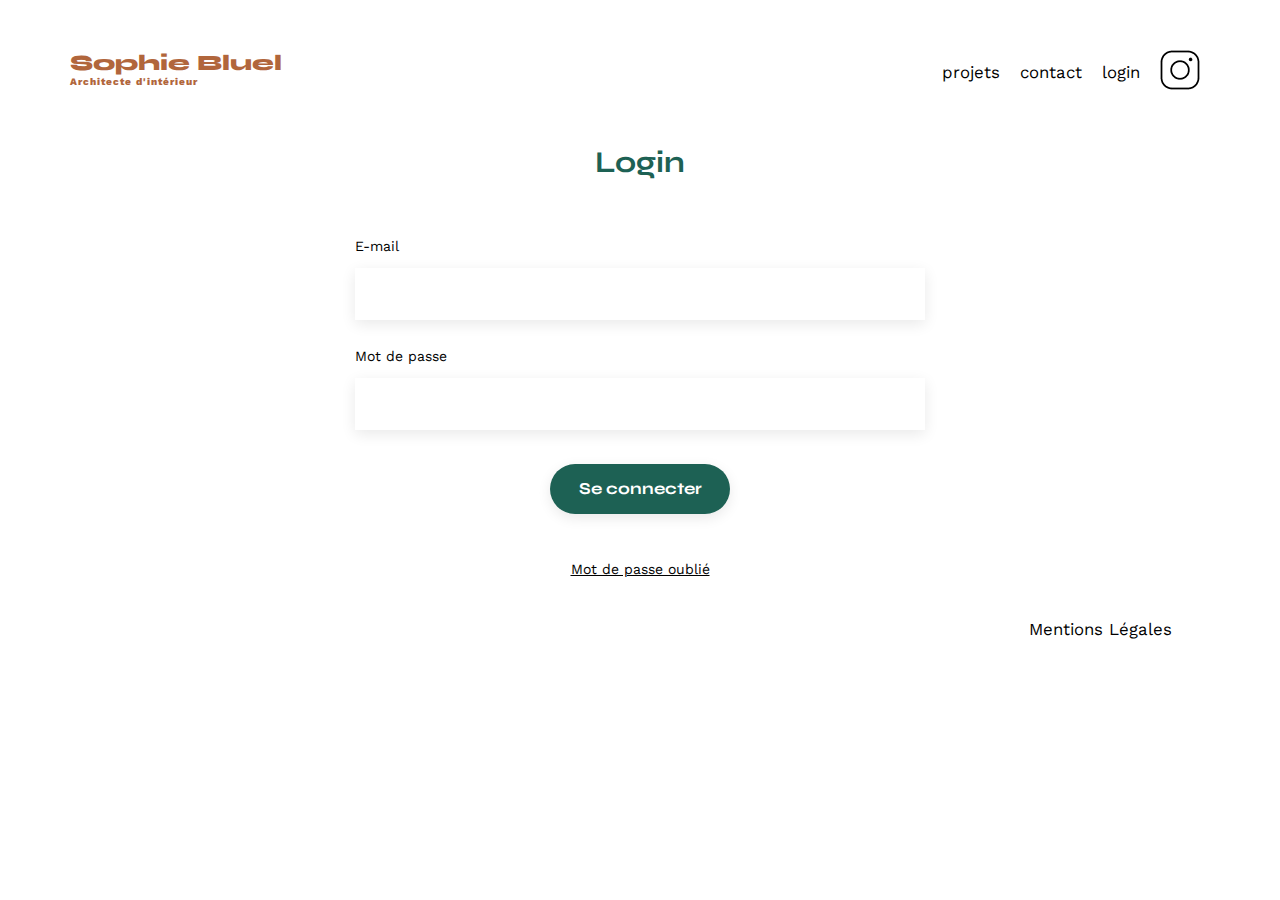
<file: FrontEnd/login.html>
<!DOCTYPE html>
<html lang="fr">
    <head>
        <meta charset="UTF-8">
        <title>Login Sophie Bluel - Architecte d'intérieur</title>
        <meta name="viewport" content="width=device-width, initial-scale=1.0">
        <link rel="preconnect" href="https://fonts.googleapis.com">
        <link rel="preconnect" href="https://fonts.gstatic.com" crossorigin>
        <link href="https://fonts.googleapis.com/css2?family=Syne:wght@700;800&family=Work+Sans&display=swap" rel="stylesheet">
        <link rel="stylesheet" href="./assets/login.css">
    </head>
    <body>
        <header>
            <h1>Sophie Bluel <span>Architecte d'intérieur</span></h1>
            <nav>
                <ul>
                    <li>projets</li>
                    <li>contact</li>
                    <li>login</li>
                    <li><img src="./assets/icons/instagram.png" alt="Instagram"></li>
                </ul>
            </nav>
        </header>
        <section id="login">
            <h2>Login</h2>
            <form action="#" method="post">
                <label for="email">E-mail</label>
                <input type="text" name="email" id="email">
                <label for="password">Mot de passe</label>
                <input type="password" name="password" autocomplete="on" id="password">
                <input class="submit" type="submit" value="Se connecter" id="submit">
                <span id="span">Votre email ou mot de passe est incorrect</span>
                <a href =""><p> Mot de passe oublié </p></a>
            </form>
        </section>
        <footer>
            <nav>
                <ul>
                    <li>Mentions Légales</li>
                </ul>
            </nav>
        </footer>
        <script type="module" src="login.js"></script>
    </body>
</html>
</file>
<file: FrontEnd/assets/login.css>
html, body, h1, ul{
	margin: 0;
	padding: 0;
	border: 0;
	font-size: 100%;
	font: inherit;
}

body {
	max-width: 1140px;
	margin:auto;
	font-family: 'Work Sans' ;
	font-size: 14px;
}

header {
	display: flex;
	justify-content: space-between;
	margin: 50px 0
}

h1{
	display: flex;
	flex-direction: column;
	font-family: 'Syne';
	font-size: 22px;
	font-weight: 800;
	color: #B1663C
}

h1 > span {
	font-family: 'Work Sans';
	font-size:10px;
	letter-spacing: 0.1em;
}

nav ul {
	display: flex;
	align-items: center;
	list-style-type: none;

}
nav li {
	padding: 0 10px;
	font-size: 1.2em;
}

li:hover {
	color: #B1663C;
}

#login {
	width: 50%;
margin: auto;
}
#login > * {
	text-align: center;

}
#login h2{
	margin-bottom: 20px;
    font-family: 'Syne';
	font-weight: 700;
	font-size: 30px;
	color: #1D6154
}
#login form {
	text-align: left;
	margin-top:30px;
	display: flex;
	flex-direction: column;
}

#login input {
	height: 50px;
	font-size: 1.2em;
	border: none;
	box-shadow: 0px 4px 14px rgba(0, 0, 0, 0.09);
}
#login label {
	margin: 2em 0 1em 0;
}
#login textarea {
	border: none;
	box-shadow: 0px 4px 14px rgba(0, 0, 0, 0.09);
}

.submit{
	font-family: 'Syne';
	font-weight: 700;
	color: white;
	background-color: #1D6154;
	margin : 2em auto ;
	width: 180px;
	text-align: center;
	border-radius: 60px ;
}

a {
    text-align: center;
    color: black;
}

footer nav ul {
	display: flex;
	justify-content: flex-end;
	margin: 2em
}

#span {
    display: none;
    text-align: center;
}
</file>
